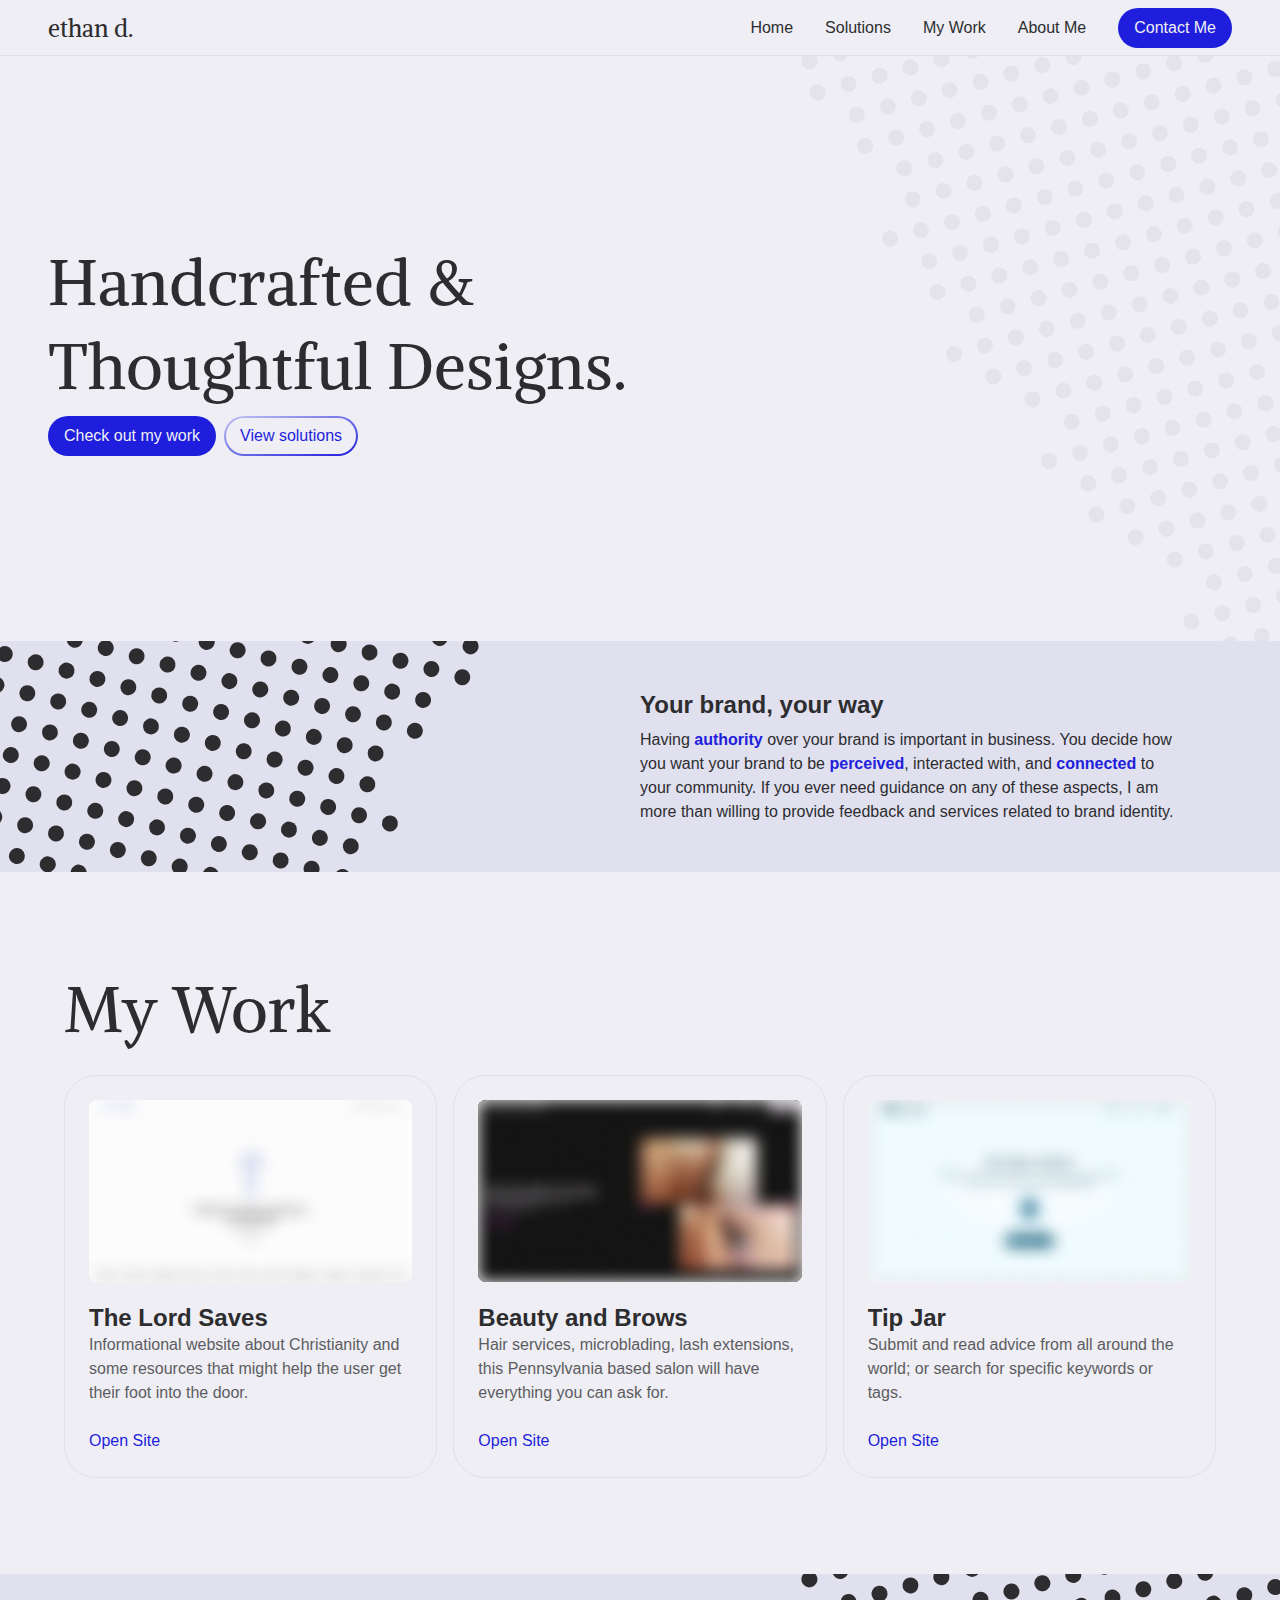
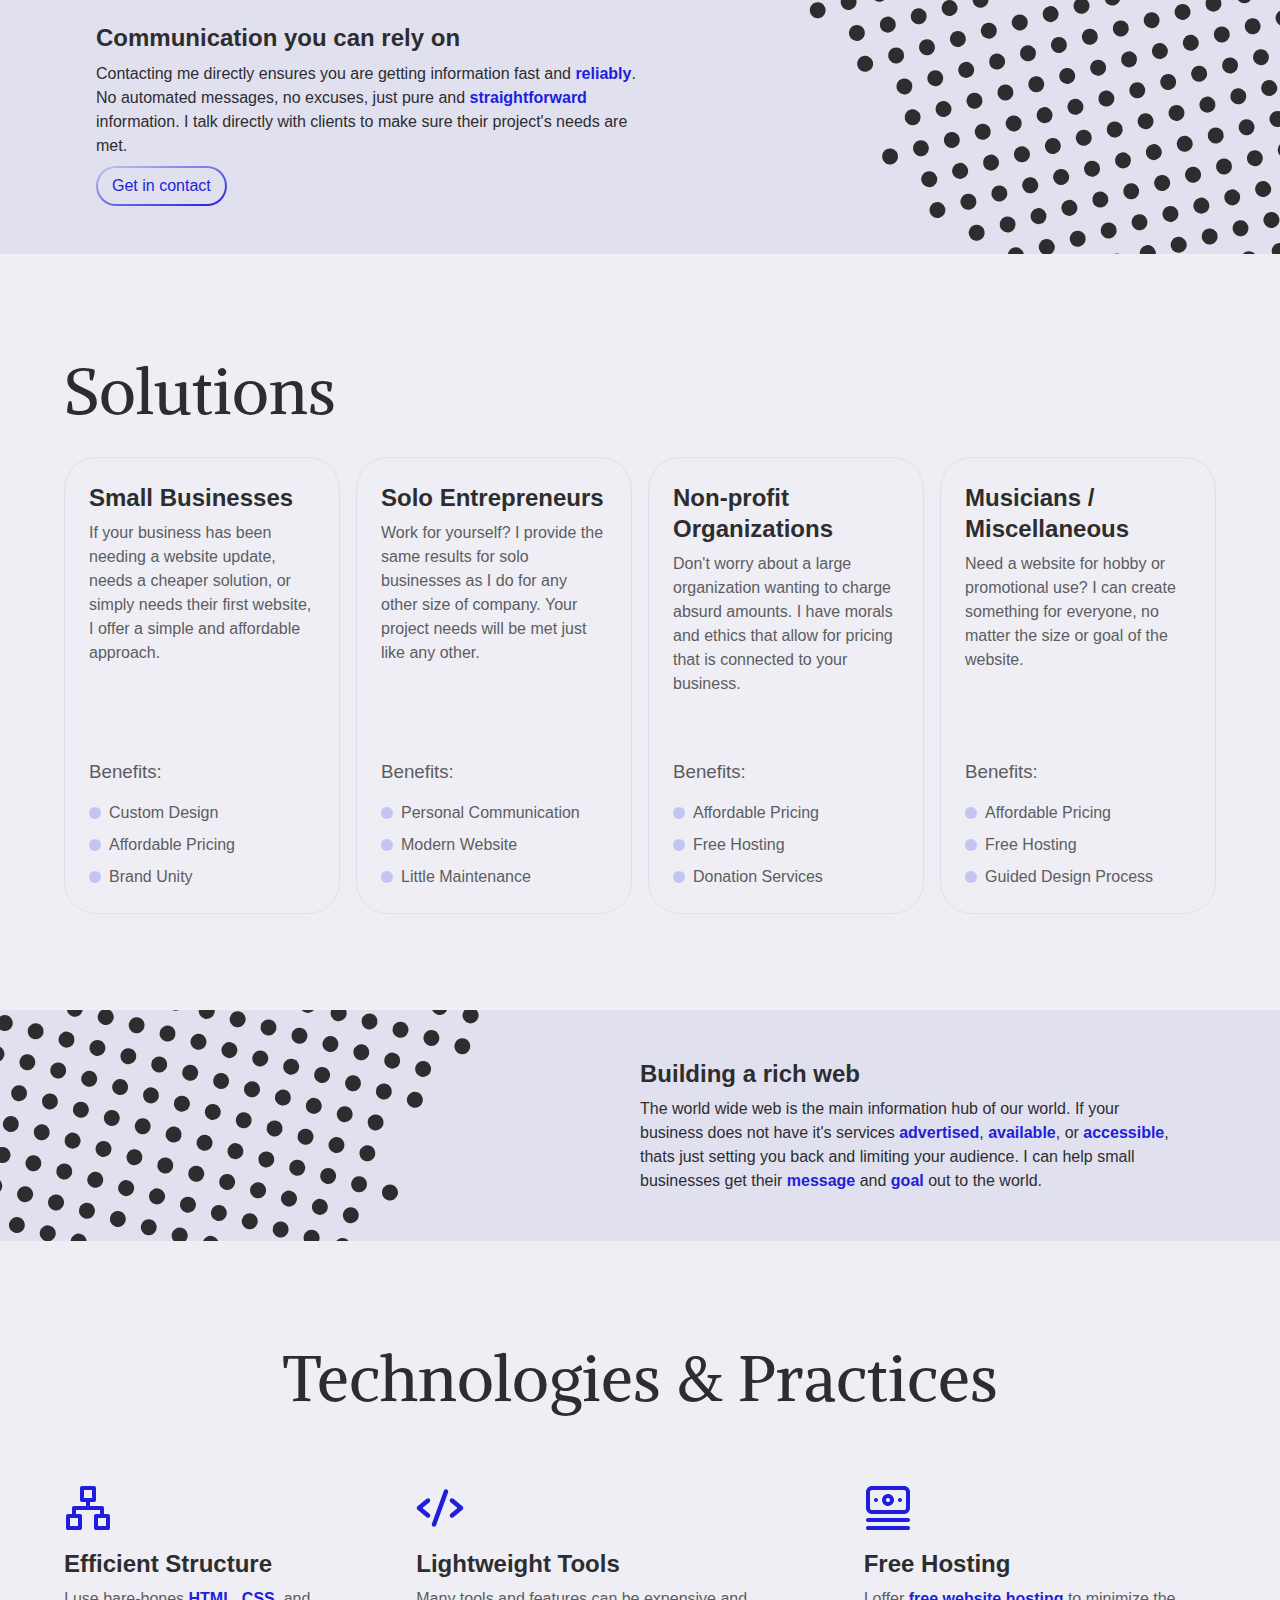
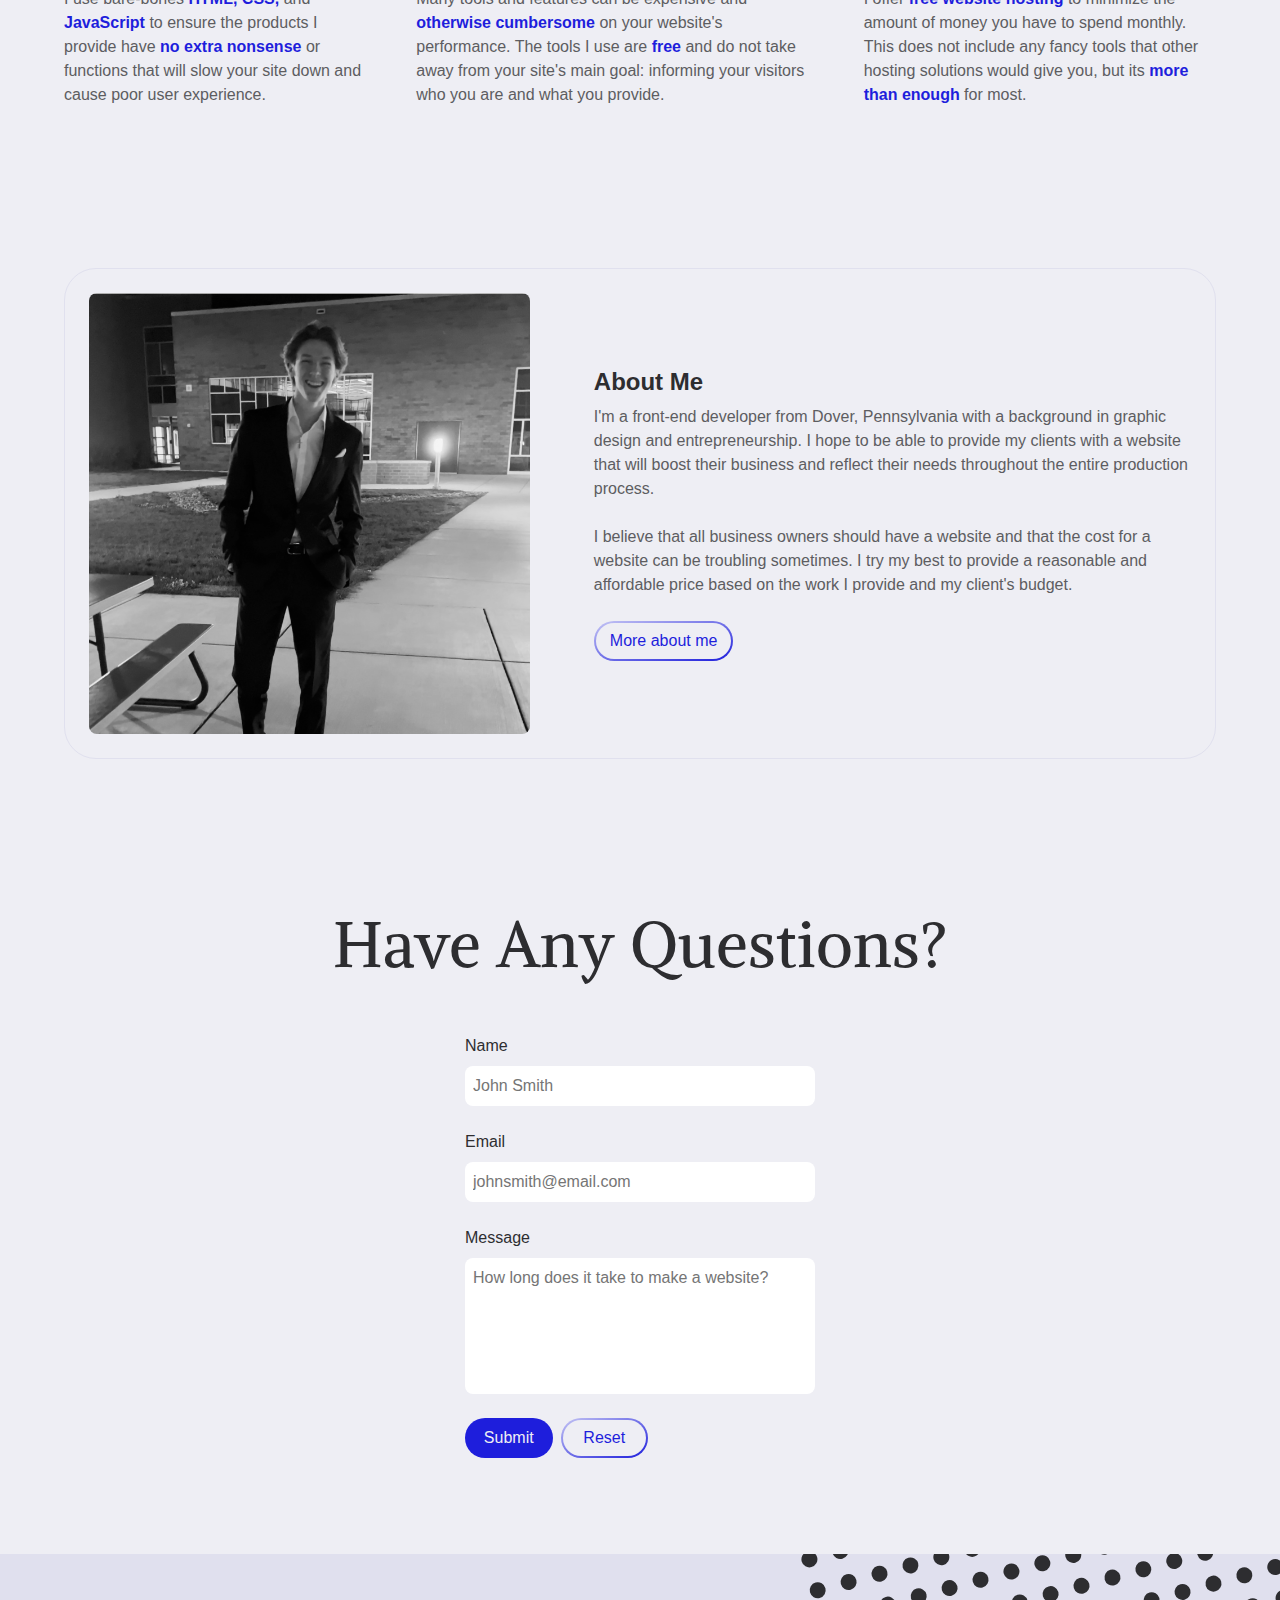
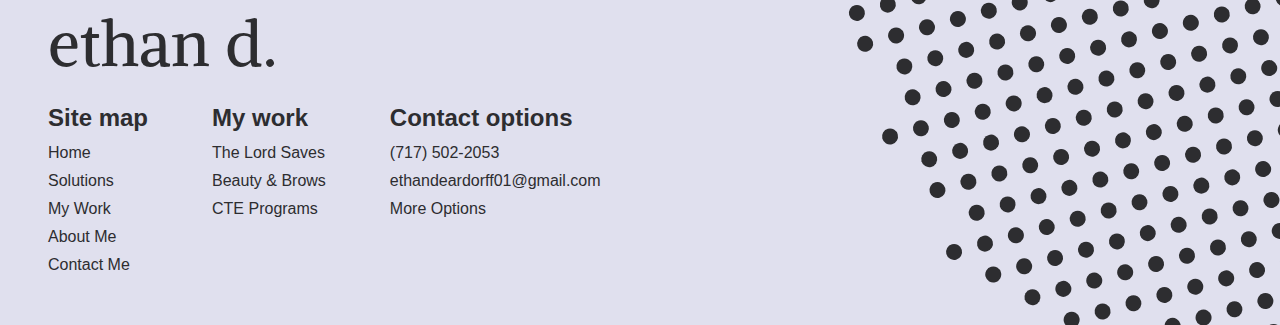
<file: index.html>
<!DOCTYPE html>
<html lang="en">

    <head>
        <meta charset="UTF-8">
        <meta name="viewport" content="width=device-width, initial-scale=1.0">
        <title>ethan d - portfolio</title>
        <meta name="description"
            content="Personalized websites that make your brand stand out; for less than market price.">
        <link rel="stylesheet" href="./style.css">
        <link rel="preconnect" href="https://fonts.googleapis.com">
        <link rel="preconnect" href="https://fonts.gstatic.com" crossorigin>
        <link href="https://fonts.googleapis.com/css2?family=Alike&display=swap" rel="stylesheet">
        <link rel="apple-touch-icon" sizes="180x180" href="/assets/icons/favicons/apple-touch-icon.png">
        <link rel="icon" type="image/png" sizes="32x32" href="/assets/icons/favicons/favicon-32x32.png">
        <link rel="icon" type="image/png" sizes="16x16" href="/assets/icons/favicons/favicon-16x16.png">
        <link rel="manifest" href="/assets/icons/favicons/site.webmanifest">
        <link rel="mask-icon" href="/assets/icons/favicons/safari-pinned-tab.svg" color="#ff0000">
        <link rel="shortcut icon" href="/assets/icons/favicons/favicon.ico">
        <meta name="apple-mobile-web-app-title" content="ethandeardorff.com">
        <meta name="application-name" content="ethandeardorff.com">
        <meta name="msapplication-TileColor" content="#ffffff">
        <meta name="msapplication-config" content="/assets/icons/favicons/browserconfig.xml">
        <meta name="theme-color" content="rgb(238, 238, 244)">
    </head>

    <body>

        <header>
            <a href="#main" class="skip-btn" aria-label="skip to main content on this page">Skip to main content</a>
            <a href="/"><span>ethan d.</span></a>
            <button class="mobile-nav-btn" tabindex="-1" aria-label="Navigation Menu Button" aria-controls="nav"
                aria-expanded="false"></button>
            <nav id="nav">
                <h1 class="title">
                    Menu
                </h1>
                <ul>
                    <li><a href="/" class="tertiary-btn" aria-label="Go to Home">Home</a></li>
                    <li><a href="/#solutions-section" class="tertiary-btn" aria-label="Go to Solutions">Solutions</a>
                    </li>
                    <li><a href="/My-Work/" class="tertiary-btn work-btn" aria-label="Go to My Work">My Work</a></li>
                    <li><a href="/About-Me/" class="tertiary-btn" aria-label="Go to About Me">About Me</a></li>
                    <li><a href="/About-Me/#contact-section" class="primary-btn" aria-label="Go to Contact Me">Contact
                            Me</a></li>
                </ul>
            </nav>
        </header>

        <main id="main">
            <section id="hero">
                <h1 class="title">
                    Handcrafted &
                    <br aria-hidden="true">
                    Thoughtful Designs.
                </h1>
                <div>
                    <a href="/My-Work/" class="primary-btn">Check out my work</a>
                    <a href="/#solutions-section" class="secondary-btn">
                        <span>View solutions</span>
                    </a>
                </div>
                <img src="/assets/icons/dots.svg">
            </section>
            <section class="info-section left">
                <img src="/assets/icons/dots.svg">
                <div>
                    <h1 class="heading">Your brand, your way</h1>
                    <p>
                        Having <strong class="blue">authority</strong> over your brand is important in business. You
                        decide
                        how
                        you
                        want your brand to be
                        <strong class="blue">perceived</strong>,
                        interacted with, and <strong class="blue">connected</strong> to your community. If you ever need
                        guidance on
                        any of these aspects, I
                        am more than
                        willing to provide feedback and services related to brand identity.
                    </p>
                </div>
            </section>
            <section id="home-work-section">
                <h1 class="title">My Work</h1>
                <div class="layout">
                    <div class="container work-container">
                        <div>
                            <figure class="img-container">
                                <img src="/assets/images/thelordsaves.jpg" alt="The Lord Saves cover image"
                                    class="img" />
                                <img src="/assets/images/thelordsaves-blur.jpg" class="img-preview">
                            </figure>
                            <div class="text">
                                <h2 class="heading">The Lord Saves</h2>
                                <p>
                                    Informational website about Christianity and some resources that might help the user
                                    get
                                    their foot into the door.
                                </p>
                            </div>
                        </div>
                        <a href="https://www.thelordsaves.net" target="_blank"
                            aria-label="open The Lord Saves in a new tab">Open Site</a>
                    </div>
                    <div class="container work-container">
                        <div>
                            <figure class="img-container">
                                <img src="/assets/images/beautyandbrows.jpg" alt="Beauty and Brows cover image"
                                    class="img" />
                                <img src="/assets/images/beautyandbrows-blur.jpg" class="img-preview">
                            </figure>
                            <div class="text">
                                <h2 class="heading">Beauty and Brows</h2>
                                <p>
                                    Hair services, microblading, lash extensions, this Pennsylvania based salon will
                                    have
                                    everything you can ask for.
                                </p>
                            </div>
                        </div>
                        <a href="https://www.beautyandbrowsbyrochelle.com/" target="_blank"
                            aria-label="open Beauty & Brows in a new tab">Open Site</a>
                    </div>
                    <div class="container work-container">
                        <div>
                            <figure class="img-container">
                                <img src="/assets/images/tipjar.jpeg" alt="Tip Jar cover image" class="img" />
                                <img src="/assets/images/tipjar-blur.jpg" class="img-preview">
                            </figure>
                            <div class="text">
                                <h2 class="heading">Tip Jar</h2>
                                <p>
                                    Submit and read advice from all around the world; or search for specific keywords or
                                    tags.
                                </p>
                            </div>
                        </div>
                        <a href="https://tip-jar-eight.vercel.app" target="_blank"
                            aria-label="open Tip Jar in a new tab">Open Site</a>
                    </div>
                </div>
                <div class="scroll-controls">
                    <button class="scroll-btn" tabindex="-1"></button>
                    <button class="scroll-btn" tabindex="-1"></button>
                    <button class="scroll-btn" tabindex="-1"></button>
                </div>
            </section>
            <section class="info-section right">
                <img src="/assets/icons/dots.svg">
                <div>
                    <h1 class="heading">Communication you can rely on</h1>
                    <p>
                        Contacting me directly ensures you are getting information fast and <strong
                            class="blue">reliably</strong>. No automated messages,
                        no excuses, just
                        pure and <strong class="blue">straightforward</strong> information. I talk directly with clients
                        to
                        make
                        sure their project's
                        needs are met.
                    </p>
                    <a href="/About-Me/#contact-section" class="secondary-btn">
                        <span>Get in contact</span>
                    </a>
                </div>
            </section>
            <section id="solutions-section">
                <h1 class="title">Solutions</h1>
                <div class="layout">
                    <div class="container">
                        <div class="text">
                            <h2 class="heading">Small Businesses</h2>
                            <p>
                                If your business has been needing a website update, needs a cheaper solution, or simply
                                needs
                                their first website, I
                                offer a simple and affordable approach.
                            </p>
                        </div>
                        <div class="benefits">
                            <h3>Benefits:</h3>
                            <ul>
                                <li>Custom Design</li>
                                <li>Affordable Pricing</li>
                                <li>Brand Unity</li>
                            </ul>
                        </div>
                    </div>
                    <div class="container">
                        <div class="text">
                            <h2 class="heading">Solo Entrepreneurs</h2>
                            <p>
                                Work for yourself? I provide the same results for solo businesses as I do for any other
                                size
                                of
                                company. Your project
                                needs will be met just like any other.
                            </p>
                        </div>
                        <div class="benefits">
                            <h3>Benefits:</h3>
                            <ul>
                                <li>Personal Communication</li>
                                <li>Modern Website</li>
                                <li>Little Maintenance</li>
                            </ul>
                        </div>
                    </div>
                    <div class="container">
                        <div class="text">
                            <h2 class="heading">Non-profit Organizations</h2>
                            <p>
                                Don't worry about a large organization wanting to charge absurd amounts. I have morals
                                and
                                ethics
                                that allow for pricing
                                that is connected to your business.
                            </p>
                        </div>
                        <div class="benefits">
                            <h3>Benefits:</h3>
                            <ul>
                                <li>Affordable Pricing</li>
                                <li>Free Hosting</li>
                                <li>Donation Services</li>
                            </ul>
                        </div>
                    </div>
                    <div class="container">
                        <div class="text">
                            <h2 class="heading">Musicians / Miscellaneous</h2>
                            <p>
                                Need a website for hobby or promotional use? I can create something for everyone, no
                                matter
                                the
                                size or goal of the
                                website.
                            </p>
                        </div>
                        <div class="benefits">
                            <h3>Benefits:</h3>
                            <ul>
                                <li>Affordable Pricing</li>
                                <li>Free Hosting</li>
                                <li>Guided Design Process</li>
                            </ul>
                        </div>
                    </div>
                </div>
                <div class="scroll-controls">
                    <button class="scroll-btn" tabindex="-1"></button>
                    <button class="scroll-btn" tabindex="-1"></button>
                    <button class="scroll-btn" tabindex="-1"></button>
                    <button class="scroll-btn" tabindex="-1"></button>
                </div>
            </section>
            <section class="info-section left">
                <img src="/assets/icons/dots.svg">
                <div>
                    <h1 class="heading">Building a rich web</h1>
                    <p>
                        The world wide web is the main information hub of our world. If your business does not have it's
                        services <strong class="blue">advertised</strong>,
                        <strong class="blue">available</strong>, or <strong class="blue">accessible</strong>, thats just
                        setting you
                        back and limiting your audience. I can help small
                        businesses get their
                        <strong class="blue">message</strong> and <strong class="blue">goal</strong> out to the world.
                    </p>
                </div>
            </section>
            <section id="technologies-section">
                <h1 class="title">Technologies & Practices</h1>
                <div class="layout">
                    <div class="hover-text-block">
                        <img src="/assets/icons/structure.svg">
                        <h2 class="heading">Efficient Structure</h2>
                        <p>
                            I use bare-bones <strong class="blue">HTML, CSS,</strong> and <strong
                                class="blue">JavaScript</strong>
                            to ensure the products I provide have <strong class="blue">no extra
                                nonsense</strong> or functions that
                            will slow your site down and cause poor user experience.
                        </p>
                    </div>
                    <div class="hover-text-block">
                        <img src="/assets/icons/code.svg">
                        <h2 class="heading">Lightweight Tools</h2>
                        <p>
                            Many tools and features can be expensive and <strong class="blue">otherwise
                                cumbersome</strong>
                            on
                            your website's performance.
                            The tools I use are
                            <strong class="blue">free</strong> and do not take away from your site's main goal:
                            informing
                            your
                            visitors who you are and
                            what you provide.
                        </p>
                    </div>
                    <div class="hover-text-block">
                        <img src="/assets/icons/money.svg">
                        <h2 class="heading">Free Hosting</h2>
                        <p>
                            I offer <strong class="blue">free website hosting</strong> to minimize the amount of money
                            you
                            have
                            to spend monthly. This
                            does
                            not include any fancy
                            tools that other hosting solutions would give you, but its <strong class="blue">more than
                                enough</strong> for most.
                        </p>
                    </div>
                </div>
                <div class="scroll-controls">
                    <button class="scroll-btn" tabindex="-1"></button>
                    <button class="scroll-btn" tabindex="-1"></button>
                    <button class="scroll-btn" tabindex="-1"></button>
                </div>
            </section>
            <section id="home-about-section">
                <div class="container">
                    <img src="/assets/images/portrait.jpg" alt="Self portrait">
                    <div class="text">
                        <h1 class="heading">About Me</h1>
                        <p>
                            I'm a front-end developer from Dover, Pennsylvania with a background in graphic design and
                            entrepreneurship. I hope to
                            be able to provide my clients with a website that will boost their business and reflect
                            their
                            needs throughout the
                            entire production process.
                            <br><br>
                            I believe that all business owners should have a website and that the cost for a website can
                            be
                            troubling sometimes. I
                            try my best to provide a reasonable and affordable price based on the work I provide and my
                            client's budget.
                        </p>
                        <a href="" class="secondary-btn">
                            <span>More about me</span>
                        </a>
                    </div>
                </div>
            </section>
            <section id="contact-form">
                <h1 class="title">Have Any Questions?</h1>
                <form action="https://formspree.io/f/mleqedjw" method="post">
                    <div>
                        <label for="form-name">Name</label>
                        <input id="form-name" type="text" name="_subject" placeholder="John Smith"
                            aria-placeholder="Name input field" required aria-required="true">
                    </div>
                    <div>
                        <label for="form-email">Email</label>
                        <input id="form-email" type="email" name="_replyto" placeholder="johnsmith@email.com"
                            aria-placeholder="Email input field" required aria-required="true">
                    </div>
                    <div>
                        <label for="form-message">Message</label>
                        <textarea id="form-message" name="message" rows="5"
                            placeholder="How long does it take to make a website?"
                            aria-placeholder="Message input field" required aria-required="true"></textarea>
                    </div>
                    <div class="buttons">
                        <button type="submit" class="primary-btn" aria-label="Submit form">Submit</button>
                        <button type="reset" class="secondary-btn" aria-label="Reset form">
                            <span>Reset</span>
                        </button>
                    </div>
                </form>
            </section>
        </main>

        <footer>
            <h1 class="title">ethan d.</h1>
            <div class="links">
                <div>
                    <h2 class="heading">Site map</h2>
                    <ul>
                        <li>
                            <a href="/" class="tertiary-btn">Home</a>
                        </li>
                        <li>
                            <a href="/#solutions-section" class="tertiary-btn">Solutions</a>
                        </li>
                        <li>
                            <a href="/My-Work/" class="tertiary-btn">My Work</a>
                        </li>
                        <li>
                            <a href="/About-Me/" class="tertiary-btn">About Me</a>
                        </li>
                        <li>
                            <a href="/About-Me/#contact-section" class="tertiary-btn">Contact Me</a>
                        </li>
                    </ul>
                </div>
                <div>
                    <h2 class="heading">My work</h2>
                    <ul>
                        <li>
                            <a href="https://www.thelordsaves.net" target="_blank" class="tertiary-btn"
                                aria-label="open The Lord Saves in a new tab">The Lord Saves</a>
                        </li>
                        <li>
                            <a href="https://www.beautyandbrowsbyrochelle.com/" class="tertiary-btn" target="_blank"
                                aria-label="open Beauty & Brows in a new tab">Beauty & Brows</a>
                        </li>
                        <li>
                            <a href="https://dover-skills-usa.github.io/Dover-Skills-USA/" class="tertiary-btn"
                                target="_blank" aria-label="open CTE Programs in a new tab">CTE Programs</a>
                        </li>
                    </ul>
                </div>
                <div>
                    <h2 class="heading">Contact options</h2>
                    <ul>
                        <li>
                            <a href="sms:7175022053" class="tertiary-btn">(717) 502-2053</a>
                        </li>
                        <li>
                            <a href="mailto:ethandeardorff01@gmail.com"
                                class="tertiary-btn">ethandeardorff01@gmail.com</a>
                        </li>
                        <li>
                            <a href="/About-Me/#contact-section" class="tertiary-btn">More Options</a>
                        </li>
                    </ul>
                </div>
            </div>
            <img src="/assets/icons/dots.svg">
        </footer>

        <script src="/script.js"></script>
    </body>

</html>
</file>
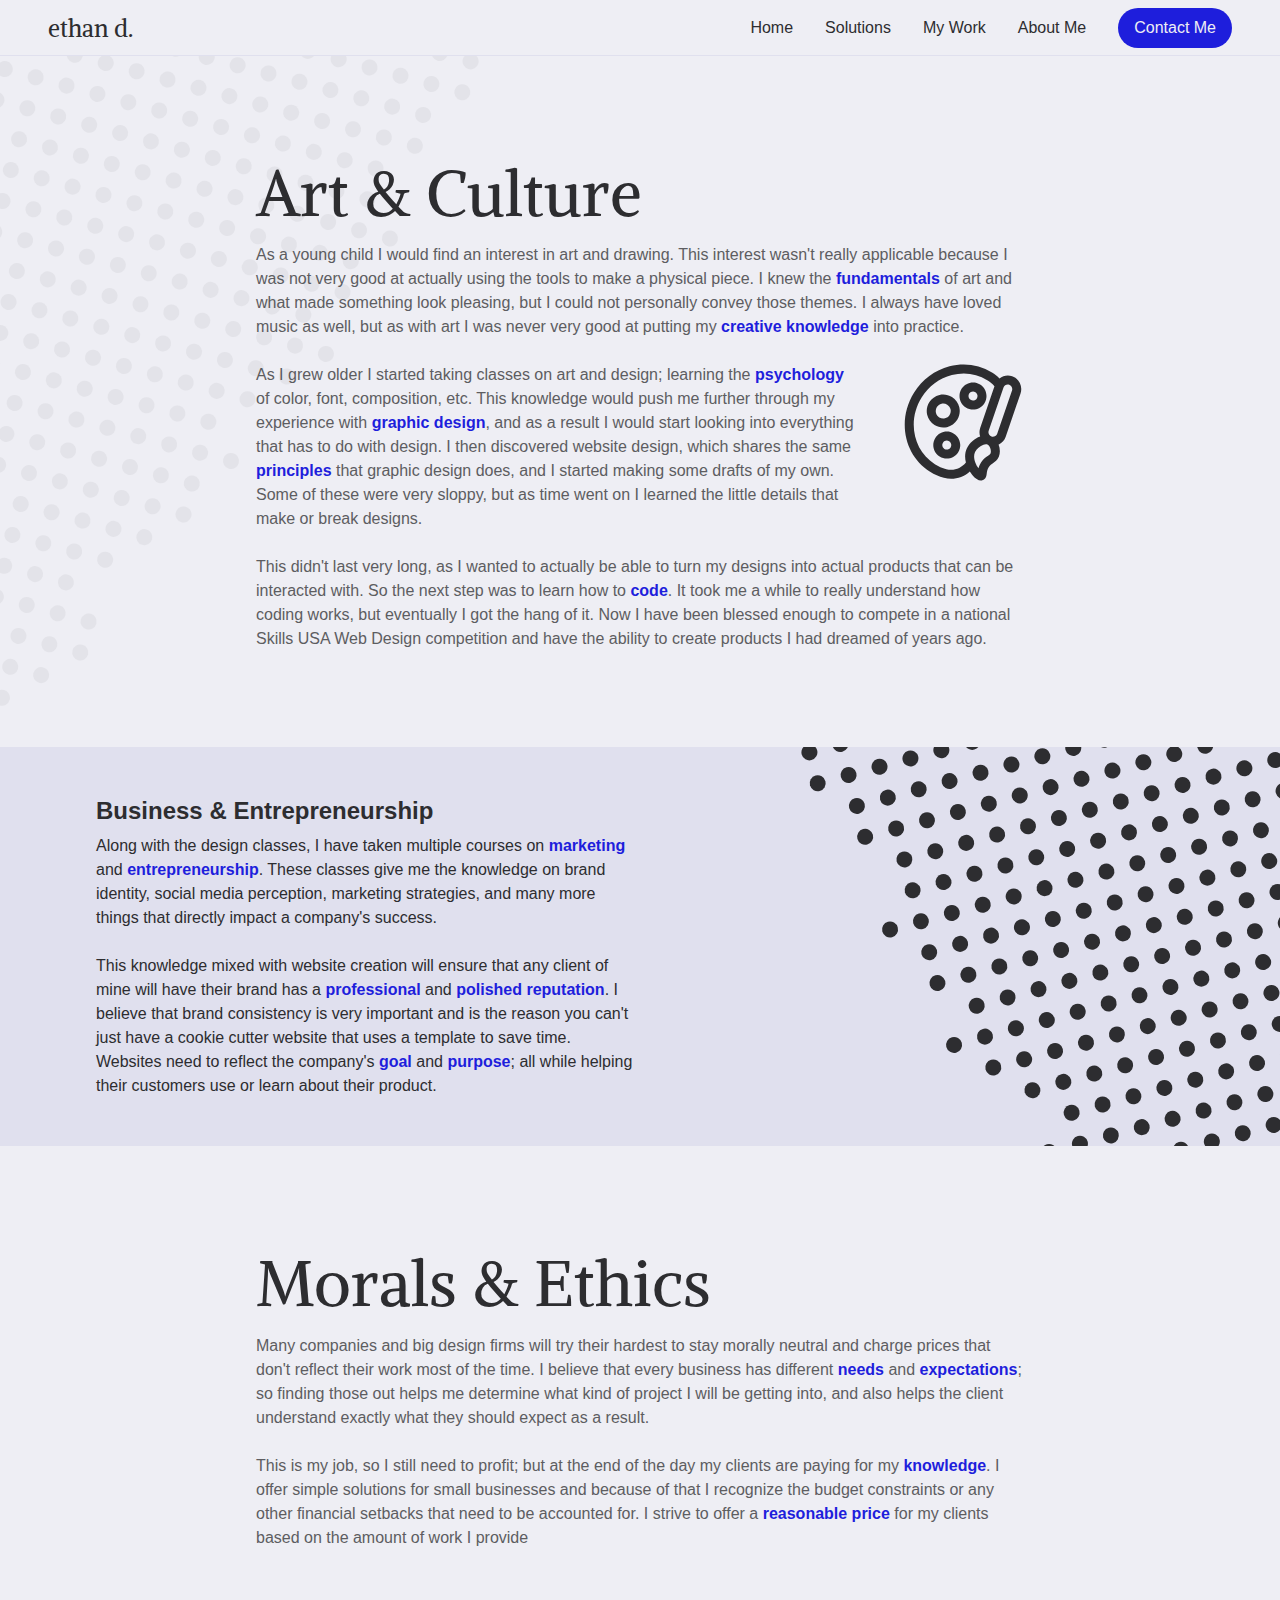
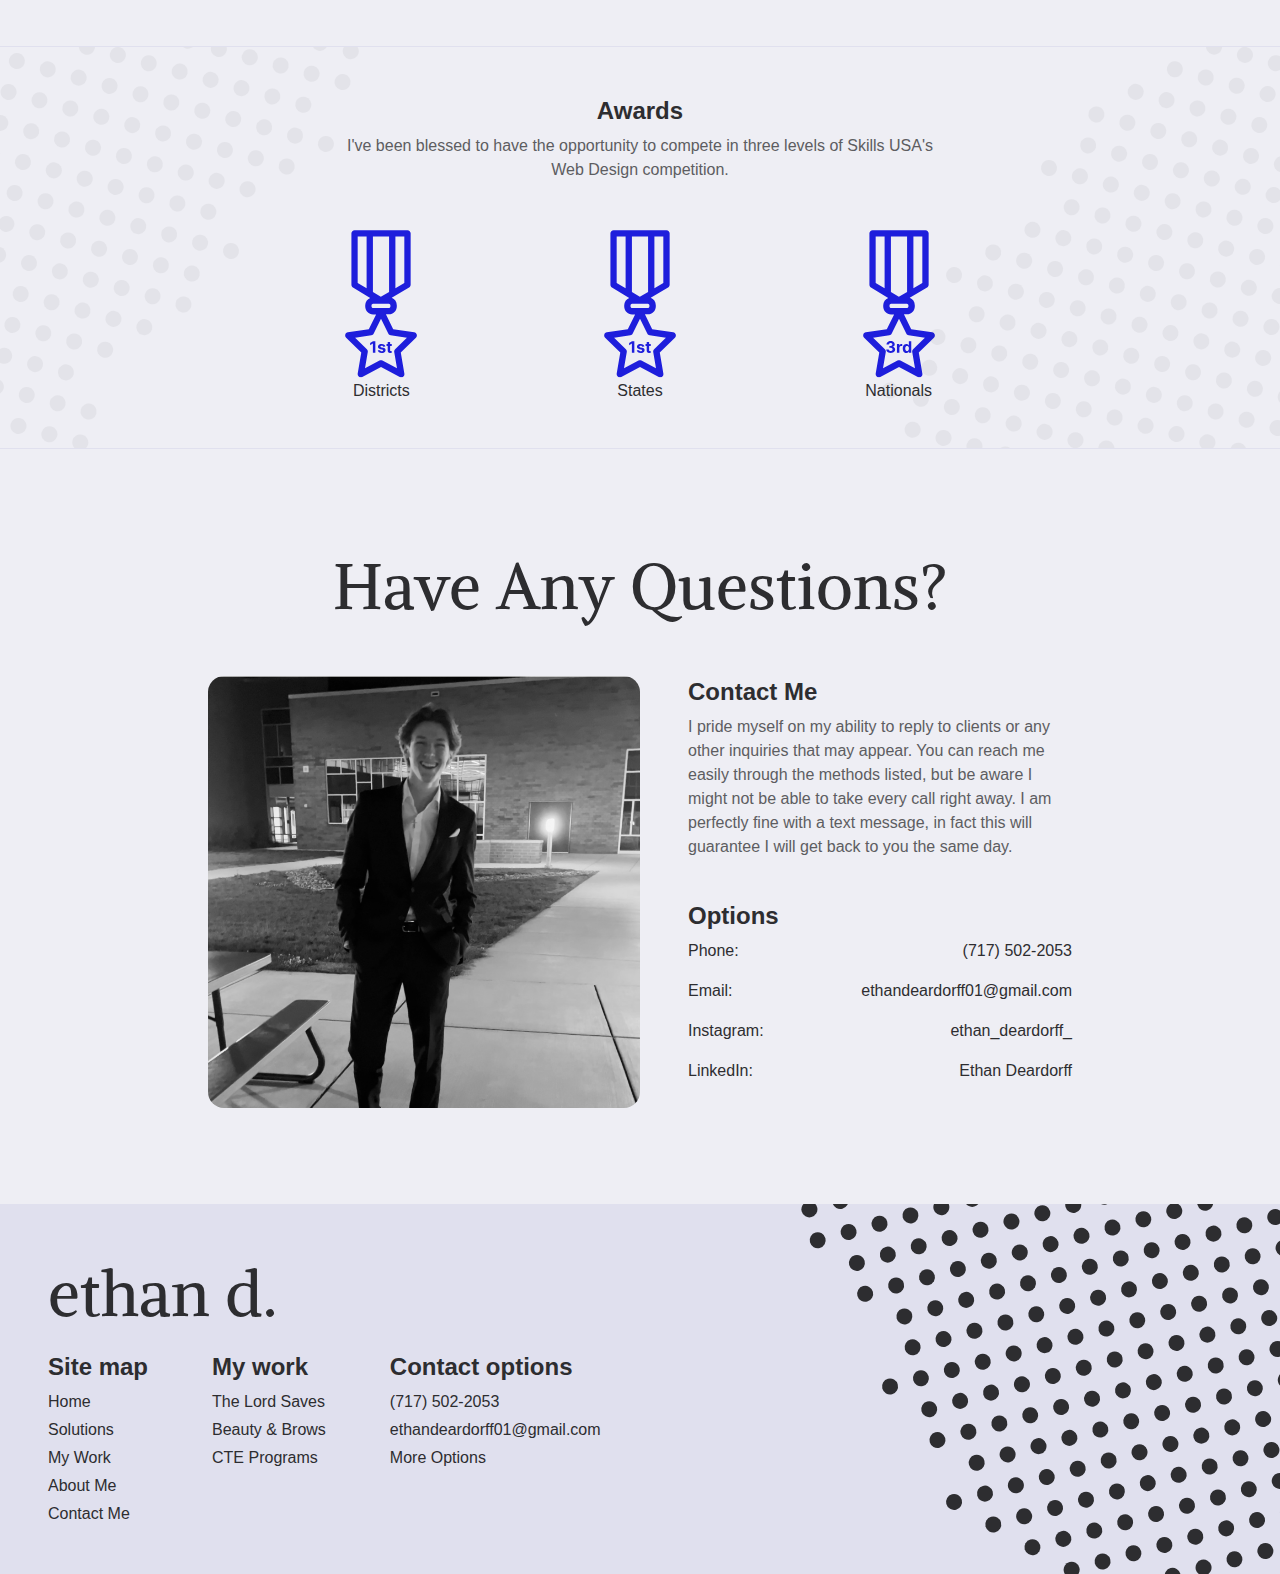
<file: About-Me/index.html>
<!DOCTYPE html>
<html lang="en">

<head>
    <meta charset="UTF-8">
    <meta name="viewport" content="width=device-width, initial-scale=1.0">
    <title>ethan d - portfolio</title>
    <meta name="description"
        content="Personalized websites that make your brand stand out; for less than market price.">
    <link rel="stylesheet" href="/style.css">
    <link rel="preconnect" href="https://fonts.googleapis.com">
    <link rel="preconnect" href="https://fonts.gstatic.com" crossorigin>
    <link href="https://fonts.googleapis.com/css2?family=Alike&display=swap" rel="stylesheet">
    <link rel="apple-touch-icon" sizes="180x180" href="/assets/icons/favicons/apple-touch-icon.png">
    <link rel="icon" type="image/png" sizes="32x32" href="/assets/icons/favicons/favicon-32x32.png">
    <link rel="icon" type="image/png" sizes="16x16" href="/assets/icons/favicons/favicon-16x16.png">
    <link rel="manifest" href="/assets/icons/favicons/site.webmanifest">
    <link rel="mask-icon" href="/assets/icons/favicons/safari-pinned-tab.svg" color="#ff0000">
    <link rel="shortcut icon" href="/assets/icons/favicons/favicon.ico">
    <meta name="apple-mobile-web-app-title" content="ethandeardorff.com">
    <meta name="application-name" content="ethandeardorff.com">
    <meta name="msapplication-TileColor" content="#ffffff">
    <meta name="msapplication-config" content="/assets/icons/favicons/browserconfig.xml">
    <meta name="theme-color" content="rgb(238, 238, 244)">
</head>

<body>

    <header>
        <a href="#main" class="skip-btn" aria-label="skip to main content on this page">Skip to main content</a>
        <a href="/"><span>ethan d.</span></a>
        <button class="mobile-nav-btn" tabindex="-1" aria-label="Navigation Menu Button" aria-controls="nav"
            aria-expanded="false"></button>
        <nav id="nav">
            <h1 class="title">
                Menu
            </h1>
            <ul>
                <li><a href="/" class="tertiary-btn" aria-label="Go to Home">Home</a></li>
                <li><a href="/#solutions-section" class="tertiary-btn" aria-label="Go to Solutions">Solutions</a></li>
                <li><a href="/My-Work/" class="tertiary-btn work-btn" aria-label="Go to My Work">My Work</a></li>
                <li><a href="/About-Me/" class="tertiary-btn" aria-label="Go to About Me">About Me</a></li>
                <li><a href="/About-Me/#contact-section" class="primary-btn" aria-label="Go to Contact Me">Contact
                        Me</a></li>
            </ul>
        </nav>
    </header>

    <main id="main">
        <section id="art-and-culture" style="margin-top: 56px;">
            <img class="dots" src="/assets/icons/dots.svg">
            <h1 class="title">Art & Culture</h1>
            <p>
                As a young child I would find an interest in art and drawing. This interest wasn't really applicable
                because I was not
                very good at actually using the tools to make a physical piece. I knew the <strong
                    class="blue">fundamentals</strong> of art and what
                made something
                look pleasing, but I could not personally convey those themes. I always have loved music as well, but as
                with art I was
                never very good at putting my <strong class="blue">creative knowledge</strong> into
                practice.
                <br>
                <br>
                <img class="float-right" src="/assets/icons/palette.svg">
                As I grew older I started taking classes on art and design; learning the <strong
                    class="blue">psychology</strong> of color, font,
                composition, etc.
                This knowledge would push me further through my experience with <strong class="blue">graphic
                    design</strong>, and as a result I would
                start looking
                into everything that has to do with design. I then discovered website design, which shares the same
                <strong class="blue">principles</strong> that
                graphic design does, and I started making some drafts of my own. Some of these were very sloppy, but as
                time went on I
                learned the little details that make or break designs.
                <br>
                <br>
                This didn't last very long, as I wanted to actually be able to turn my designs into actual products that
                can be
                interacted with. So the next step was to learn how to <strong class="blue">code</strong>. It took me a
                while
                to really understand how
                coding works,
                but eventually I got the hang of it. Now I have been blessed enough to compete in a national Skills USA
                Web Design
                competition and have the ability to create products I had dreamed of years ago.
            </p>
        </section>
        <section class="info-section right">
            <img src="/assets/icons/dots.svg">
            <div>
                <h1 class="heading">Business & Entrepreneurship</h1>
                <p>
                    Along with the design classes, I have taken multiple courses on <strong
                        class="blue">marketing</strong>
                    and <strong class="blue">entrepreneurship</strong>.
                    These classes give me
                    the knowledge on brand identity, social media perception, marketing strategies, and many more things
                    that directly
                    impact a company's success.
                    <br>
                    <br>
                    This knowledge mixed with website creation will ensure that any client of mine will have their brand
                    has a <strong class="blue">professional</strong>
                    and <strong class="blue">polished reputation</strong>. I believe that brand consistency is very
                    important and is the reason you
                    can't just have a
                    cookie cutter website that uses a template to save time. Websites need to reflect the company's
                    <strong class="blue">goal</strong>
                    and <strong class="blue">purpose</strong>; all
                    while helping their customers use or learn about their product.
                </p>
            </div>
        </section>
        <section id="morals-and-ethics">
            <h1 class="title">Morals & Ethics</h1>
            <p>
                Many companies and big design firms will try their hardest to stay morally neutral and charge prices
                that don't
                reflect their work most of the time. I believe that every business has different <strong
                    class="blue">needs</strong> and <strong class="blue">expectations</strong>;
                so finding
                those out helps me determine what kind of project I will be getting into, and also helps the client
                understand exactly
                what they should expect as a result.
                <br>
                <br>
                This is my job, so I still need to profit; but at the end of the day my clients are paying for my
                <strong class="blue">knowledge</strong>. I offer
                simple solutions for small businesses and because of that I recognize the budget constraints or any
                other financial
                setbacks that need to be accounted for. I strive to offer a <strong class="blue">reasonable
                    price</strong>
                for my clients based on the
                amount of work
                I provide
            </p>
        </section>
        <section id="awards">
            <img src="/assets/icons/dots.svg" class="dots">
            <div class="text">
                <h1 class="heading">Awards</h1>
                <p>
                    I've been blessed to have the opportunity to compete in three levels of Skills USA's Web Design
                    competition.
                </p>
            </div>
            <div class="award-icons">
                <figure>
                    <img src="/assets/icons/award-first.svg"
                        alt="First place medal for Skills USA District competition">
                    <figcaption>Districts</figcaption>
                </figure>
                <figure>
                    <img src="/assets/icons/award-first.svg" alt="First place medal for Skills USA State competition">
                    <figcaption>States</figcaption>
                </figure>
                <figure>
                    <img src="/assets/icons/award-third.svg"
                        alt="Third place medal for Skills USA National competition">
                    <figcaption>Nationals</figcaption>
                </figure>
            </div>
            <img src="/assets/icons/dots.svg" class="dots">
        </section>
        <section id="contact-section">
            <h1 class="title">Have Any Questions?</h1>
            <div>
                <img src="/assets/images/portrait.jpg" alt="Self portrait">
                <div class="text">
                    <div class="hover-text-block">
                        <h2 class="heading">Contact Me</h2>
                        <p>
                            I pride myself on my ability to reply to clients or any other inquiries that may appear. You
                            can reach me easily through
                            the methods listed, but be aware I might not be able to take every call right away. I am
                            perfectly fine with a text
                            message, in fact this will guarantee I will get back to you the same day.
                        </p>
                    </div>
                    <div class="hover-text-block">
                        <h2 class="heading">Options</h2>
                        <ul>
                            <li>
                                Phone:
                                <a href="sms:7175022053" aria-label="Send message to (717) 502-2053"
                                    class="tertiary-btn">(717) 502-2053</a>
                            </li>
                            <li>
                                Email:
                                <a href="mailto:ethandeardorff01@gmail.com" class="tertiary-btn"
                                    aria-label="Send email to ethandeardorff01@gmail.com">ethandeardorff01@gmail.com</a>
                            </li>
                            <li>
                                Instagram:
                                <a href="https://www.instagram.com/ethan_deardorff_/" target="_blank"
                                    aria-label="Open Instagram in a new tab" class="tertiary-btn">ethan_deardorff_</a>
                            </li>
                            <li>
                                LinkedIn:
                                <a href="https://www.linkedin.com/in/ethan-deardorff-830681233/" target="_blank"
                                    aria-label="Open LinkedIn in a new tab" class="tertiary-btn">Ethan Deardorff</a>
                            </li>
                        </ul>
                    </div>
                </div>
            </div>
        </section>
    </main>

    <footer>
        <h1 class="title">ethan d.</h1>
        <div class="links">
            <div>
                <h2 class="heading">Site map</h2>
                <ul>
                    <li>
                        <a href="/" class="tertiary-btn">Home</a>
                    </li>
                    <li>
                        <a href="/#solutions-section" class="tertiary-btn">Solutions</a>
                    </li>
                    <li>
                        <a href="/My-Work/" class="tertiary-btn">My Work</a>
                    </li>
                    <li>
                        <a href="/About-Me/" class="tertiary-btn">About Me</a>
                    </li>
                    <li>
                        <a href="/About-Me/#contact-section" class="tertiary-btn">Contact Me</a>
                    </li>
                </ul>
            </div>
            <div>
                <h2 class="heading">My work</h2>
                <ul>
                    <li>
                        <a href="https://www.thelordsaves.net" target="_blank" class="tertiary-btn"
                            aria-label="open The Lord Saves in a new tab">The Lord Saves</a>
                    </li>
                    <li>
                        <a href="https://www.beautyandbrowsbyrochelle.com/" class="tertiary-btn" target="_blank"
                            aria-label="open Beauty & Brows in a new tab">Beauty & Brows</a>
                    </li>
                    <li>
                        <a href="https://dover-skills-usa.github.io/Dover-Skills-USA/" class="tertiary-btn"
                            target="_blank" aria-label="open CTE Programs in a new tab">CTE Programs</a>
                    </li>
                </ul>
            </div>
            <div>
                <h2 class="heading">Contact options</h2>
                <ul>
                    <li>
                        <a href="sms:7175022053" class="tertiary-btn">(717) 502-2053</a>
                    </li>
                    <li>
                        <a href="mailto:ethandeardorff01@gmail.com" class="tertiary-btn">ethandeardorff01@gmail.com</a>
                    </li>
                    <li>
                        <a href="/About-Me/#contact-section" class="tertiary-btn">More Options</a>
                    </li>
                </ul>
            </div>
        </div>
        <img src="/assets/icons/dots.svg">
    </footer>

    <script src="/script.js"></script>
</body>

</html>
</file>
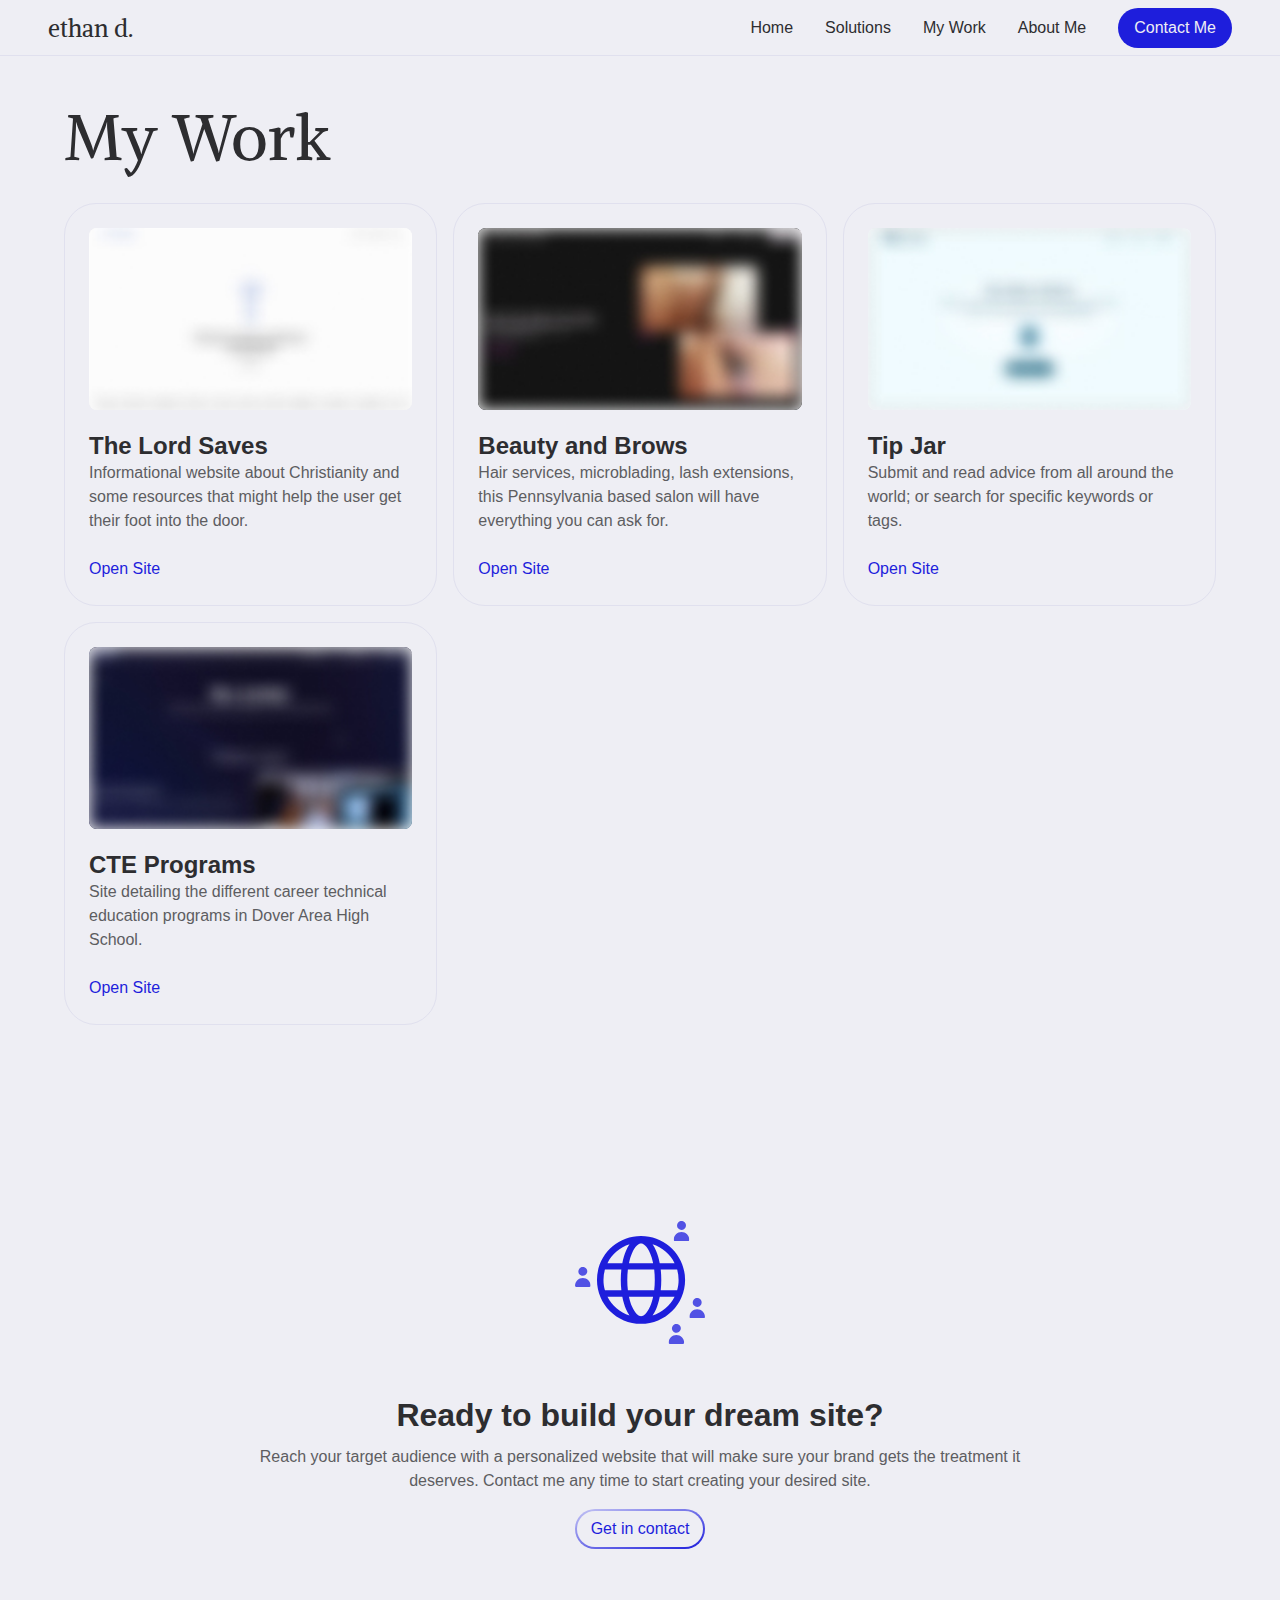
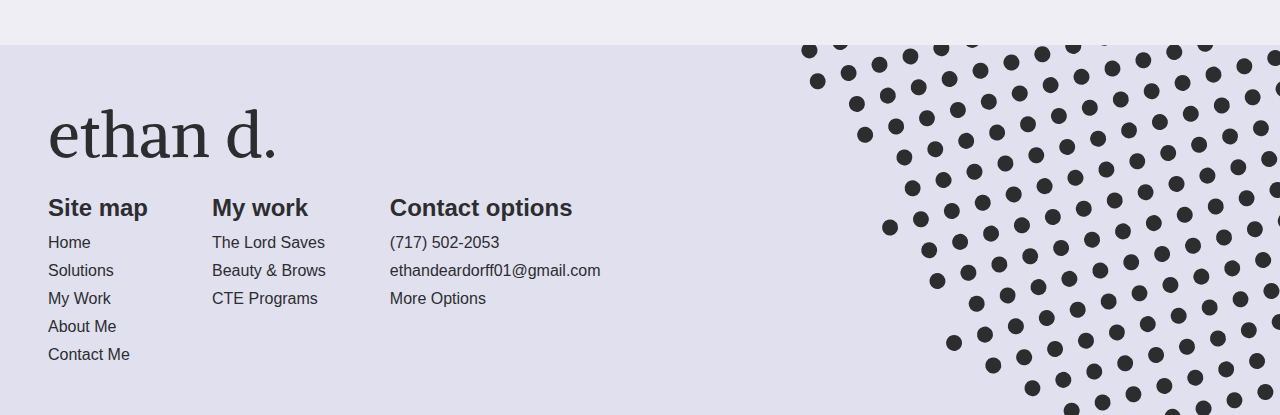
<file: My-Work/index.html>
<!DOCTYPE html>
<html lang="en">

    <head>
        <meta charset="UTF-8">
        <meta name="viewport" content="width=device-width, initial-scale=1.0">
        <title>ethan d - portfolio</title>
        <meta name="description"
            content="Personalized websites that make your brand stand out; for less than market price.">
        <link rel="stylesheet" href="/style.css">
        <link rel="preconnect" href="https://fonts.googleapis.com">
        <link rel="preconnect" href="https://fonts.gstatic.com" crossorigin>
        <link href="https://fonts.googleapis.com/css2?family=Alike&display=swap" rel="stylesheet">
        <link rel="apple-touch-icon" sizes="180x180" href="/assets/icons/favicons/apple-touch-icon.png">
        <link rel="icon" type="image/png" sizes="32x32" href="/assets/icons/favicons/favicon-32x32.png">
        <link rel="icon" type="image/png" sizes="16x16" href="/assets/icons/favicons/favicon-16x16.png">
        <link rel="manifest" href="/assets/icons/favicons/site.webmanifest">
        <link rel="mask-icon" href="/assets/icons/favicons/safari-pinned-tab.svg" color="#ff0000">
        <link rel="shortcut icon" href="/assets/icons/favicons/favicon.ico">
        <meta name="apple-mobile-web-app-title" content="ethandeardorff.com">
        <meta name="application-name" content="ethandeardorff.com">
        <meta name="msapplication-TileColor" content="#ffffff">
        <meta name="msapplication-config" content="/assets/icons/favicons/browserconfig.xml">
        <meta name="theme-color" content="rgb(238, 238, 244)">
    </head>

    <body>

        <header>
            <a href="#main" class="skip-btn" aria-label="skip to main content on this page">Skip to main content</a>
            <a href="/"><span>ethan d.</span></a>
            <button class="mobile-nav-btn" tabindex="-1" aria-label="Navigation Menu Button" aria-controls="nav"
                aria-expanded="false"></button>
            <nav id="nav">
                <h1 class="title">
                    Menu
                </h1>
                <ul>
                    <li><a href="/" class="tertiary-btn" aria-label="Go to Home">Home</a></li>
                    <li><a href="/#solutions-section" class="tertiary-btn" aria-label="Go to Solutions">Solutions</a>
                    </li>
                    <li><a href="/My-Work/" class="tertiary-btn work-btn" aria-label="Go to My Work">My Work</a></li>
                    <li><a href="/About-Me/" class="tertiary-btn" aria-label="Go to About Me">About Me</a></li>
                    <li><a href="/About-Me/#contact-section" class="primary-btn" aria-label="Go to Contact Me">Contact
                            Me</a></li>
                </ul>
            </nav>
        </header>

        <main id="main">
            <section id="work-section"">
            <h1 class=" title">My Work</h1>
                <div class="layout">
                    <div class="container work-container">
                        <div>
                            <figure class="img-container">
                                <img src="/assets/images/thelordsaves.jpg" alt="The Lord Saves cover image"
                                    class="img" />
                                <img src="/assets/images/thelordsaves-blur.jpg" class="img-preview">
                            </figure>
                            <div class="text">
                                <h2 class="heading">The Lord Saves</h2>
                                <p>
                                    Informational website about Christianity and some resources that might help the user
                                    get
                                    their foot into the door.
                                </p>
                            </div>
                        </div>
                        <a href="https://www.thelordsaves.net" target="_blank"
                            aria-label="open The Lord Saves in a new tab">Open Site</a>
                    </div>
                    <div class="container work-container">
                        <div>
                            <figure class="img-container">
                                <img src="/assets/images/beautyandbrows.jpg" alt="Beauty and Brows cover image"
                                    class="img" />
                                <img src="/assets/images/beautyandbrows-blur.jpg" class="img-preview">
                            </figure>
                            <div class="text">
                                <h2 class="heading">Beauty and Brows</h2>
                                <p>
                                    Hair services, microblading, lash extensions, this Pennsylvania based salon will
                                    have
                                    everything you can ask for.
                                </p>
                            </div>
                        </div>
                        <a href="https://www.beautyandbrowsbyrochelle.com/" target="_blank"
                            aria-label="open Beauty & Brows in a new tab">Open Site</a>
                    </div>
                    <div class="container work-container">
                        <div>
                            <figure class="img-container">
                                <img src="/assets/images/tipjar.jpeg" alt="Tip Jar cover image" class="img" />
                                <img src="/assets/images/tipjar-blur.jpg" class="img-preview">
                            </figure>
                            <div class="text">
                                <h2 class="heading">Tip Jar</h2>
                                <p>
                                    Submit and read advice from all around the world; or search for specific keywords or
                                    tags.
                                </p>
                            </div>
                        </div>
                        <a href="https://tip-jar-eight.vercel.app" target="_blank"
                            aria-label="open Tip Jar in a new tab">Open Site</a>
                    </div>
                    <div class="container work-container">
                        <div>
                            <figure class="img-container">
                                <img src="/assets/images/cteprograms.jpg" alt="CTE Programs cover image" class="img" />
                                <img src="/assets/images/cteprograms-blur.jpg" class="img-preview">
                            </figure>
                            <div class="text">
                                <h2 class="heading">CTE Programs</h2>
                                <p>
                                    Site detailing the different career technical education programs in Dover Area High
                                    School.
                                </p>
                            </div>
                        </div>
                        <a href="https://dover-skills-usa.github.io/Dover-Skills-USA/" target="_blank"
                            aria-label="open CTE Programs in a new tab">Open Site</a>
                    </div>
                </div>
            </section>
            <section id="work-contact-section">
                <img src="/assets/icons/globe.svg">
                <div>
                    <h1>Ready to build your dream site?</h1>
                    <p>
                        Reach your target audience with a personalized website that will make sure your brand gets the
                        treatment it deserves.
                        Contact me any time to start creating your desired site.
                    </p>
                    <a href="/About-Me/#contact-section" class="secondary-btn">
                        <span>Get in contact</span>
                    </a>
                </div>
            </section>
        </main>

        <footer>
            <h1 class="title">ethan d.</h1>
            <div class="links">
                <div>
                    <h2 class="heading">Site map</h2>
                    <ul>
                        <li>
                            <a href="/" class="tertiary-btn">Home</a>
                        </li>
                        <li>
                            <a href="/#solutions-section" class="tertiary-btn">Solutions</a>
                        </li>
                        <li>
                            <a href="/My-Work/" class="tertiary-btn">My Work</a>
                        </li>
                        <li>
                            <a href="/About-Me/" class="tertiary-btn">About Me</a>
                        </li>
                        <li>
                            <a href="/About-Me/#contact-section" class="tertiary-btn">Contact Me</a>
                        </li>
                    </ul>
                </div>
                <div>
                    <h2 class="heading">My work</h2>
                    <ul>
                        <li>
                            <a href="https://www.thelordsaves.net" target="_blank" class="tertiary-btn"
                                aria-label="open The Lord Saves in a new tab">The Lord Saves</a>
                        </li>
                        <li>
                            <a href="https://www.beautyandbrowsbyrochelle.com/" class="tertiary-btn" target="_blank"
                                aria-label="open Beauty & Brows in a new tab">Beauty & Brows</a>
                        </li>
                        <li>
                            <a href="https://dover-skills-usa.github.io/Dover-Skills-USA/" class="tertiary-btn"
                                target="_blank" aria-label="open CTE Programs in a new tab">CTE Programs</a>
                        </li>
                    </ul>
                </div>
                <div>
                    <h2 class="heading">Contact options</h2>
                    <ul>
                        <li>
                            <a href="sms:7175022053" class="tertiary-btn">(717) 502-2053</a>
                        </li>
                        <li>
                            <a href="mailto:ethandeardorff01@gmail.com"
                                class="tertiary-btn">ethandeardorff01@gmail.com</a>
                        </li>
                        <li>
                            <a href="/About-Me/#contact-section" class="tertiary-btn">More Options</a>
                        </li>
                    </ul>
                </div>
            </div>
            <img src="/assets/icons/dots.svg">
        </footer>

        <script src="/script.js"></script>
    </body>

</html>
</file>
<file: style.css>
/********************************************** Variables & Defaults **********************************************/
:root {
    --color-white: rgb(238, 238, 244);
    --color-black-100: rgb(45, 45, 48);
    --color-black-75: rgb(93, 93, 97);
    --color-black-50: rgb(137, 137, 139);
    --color-black-25: rgb(224, 224, 238);
    --color-blue-100: rgb(30, 30, 220);
    --color-blue-75: rgb(82, 82, 228);
    --color-blue-20: rgb(196, 196, 244);

    --padding-xsmall: 1rem;
    --padding-small: 1.5rem;
    --padding-medium: 3rem;
    --padding-large: 4rem;
    --padding-xlarge: 6rem;
}

html,
body,
main {
    background: var(--color-white);
    overflow-x: hidden;

    &.no-scroll {
        overflow-y: hidden;
        touch-action: none;
    }

    @media (prefers-reduced-motion: no-preference) {
        scroll-behavior: smooth;
    }
}

* {
    margin: 0;
    box-sizing: border-box;
    color: var(--color-black-100);
    font-family: Arial, Helvetica, sans-serif;
}

h1,
h2,
h3,
h4,
h5,
h6 {
    line-height: 1.3;
}

p,
label,
span,
input,
textarea,
button,
a,
li {
    font-size: 1rem;
    line-height: 1.5;
}

img {
    -webkit-user-drag: none;
    pointer-events: none;
}

strong {
    background-color: transparent;
}



/********************************************** Buttons **********************************************/
.primary-btn {
    display: flex;
    align-items: center;
    width: max-content;
    justify-content: center;
    background: var(--color-blue-100);
    color: var(--color-white);
    border: none;
    border-radius: 5em;
    padding: 0.5em 1em;
    cursor: pointer;
    text-decoration: none;

    transition: background 0.1s ease-in-out;
    -webkit-transition: background 0.1s ease-in-out;
    -moz-transition: background 0.1s ease-in-out;
    -ms-transition: background 0.1s ease-in-out;
    -o-transition: background 0.1s ease-in-out;

    &:hover,
    &:focus,
    &.active {
        background: var(--color-blue-75);
    }
}

.secondary-btn {
    display: flex;
    align-items: center;
    justify-content: center;
    text-decoration: none;
    width: max-content;
    padding: 2px;
    border-radius: 5em;
    border: none;
    background: linear-gradient(to top left, var(--color-blue-100), var(--color-blue-20));

    &>span {
        display: flex;
        width: 100%;
        background: var(--color-white);
        border-radius: calc(5em - 2px);
        padding: calc(0.5em - 2px) calc(1em - 2px);
        align-items: center;
        text-align: center;
        justify-content: center;
        color: var(--color-blue-100);

        transition: background 0.1s ease-in-out;
        -webkit-transition: background 0.1s ease-in-out;
        -moz-transition: background 0.1s ease-in-out;
        -ms-transition: background 0.1s ease-in-out;
        -o-transition: background 0.1s ease-in-out;

        &:hover,
        &:focus,
        &.active {
            background: var(--color-blue-20);
        }
    }
}

.tertiary-btn {
    display: flex;
    align-items: center;
    justify-content: center;
    text-decoration: none;
    width: max-content;

    transition: color 0.1s ease-in-out;
    -webkit-transition: color 0.1s ease-in-out;
    -moz-transition: color 0.1s ease-in-out;
    -ms-transition: color 0.1s ease-in-out;
    -o-transition: color 0.1s ease-in-out;

    &:hover,
    &:focus,
    &.active {
        color: var(--color-black-50);
    }
}



/********************************************** Classes **********************************************/
.blue {
    color: var(--color-blue-100);
}

.heading {
    font-size: 1.5rem;
}

.title {
    font-size: 4rem;
    font-family: 'Alike', 'Times New Roman', Times, serif;
    font-weight: normal;
}

.info-section {
    display: flex;
    background: var(--color-black-25);
    position: relative;
    overflow-y: hidden;
    padding: var(--padding-medium) var(--padding-xlarge);
    align-items: center;
    justify-content: flex-end;

    &.right {
        justify-content: flex-start;
    }

    &.left>img {
        position: absolute;
        top: 0;
        left: 0;
        transform: scaleX(-1);
    }

    &.right>img {
        position: absolute;
        top: 0;
        right: 0;
    }

    &>div {
        display: flex;
        flex-direction: column;
        width: 50%;
        gap: 0.5rem;

        &>.secondary-btn>span {
            background: var(--color-black-25);

            &:hover,
            &:focus,
            &.active {
                background: var(--color-blue-20);
            }
        }
    }
}

.container {
    display: flex;
    flex-direction: column;
    gap: 0.5rem;
    border: 1px solid var(--color-black-25);
    align-items: flex-start;
    justify-content: space-between;
    gap: var(--padding-small);
    padding: var(--padding-small);
    border-radius: 2rem;

    transition: border-color 0.1s ease-in-out;
    -webkit-transition: border-color 0.1s ease-in-out;
    -moz-transition: border-color 0.1s ease-in-out;
    -ms-transition: border-color 0.1s ease-in-out;
    -o-transition: border-color 0.1s ease-in-out;

    &:hover,
    &:focus-within,
    &.active {
        border-color: var(--color-blue-100);
    }

    &>div {
        display: flex;
        flex-direction: column;
        gap: var(--padding-xsmall);

        & p {
            color: var(--color-black-75);
        }

        &>figure {
            position: relative;
            height: max-content;

            &>img:nth-of-type(1) {
                width: 100%;
                border-radius: calc(2rem - var(--padding-small));
                width: 100%;
                height: auto;
                aspect-ratio: 16/9;
                object-fit: cover;
            }

            &>img:nth-of-type(2) {
                width: 100%;
                border-radius: calc(2rem - var(--padding-small));
                width: 100%;
                height: auto;
                aspect-ratio: 16/9;
                object-fit: cover;
                position: absolute;
                top: 0;
                left: 0;
                opacity: 1;
                transition: opacity 0.5s ease-in-out;

                &.inactive {
                    opacity: 0;
                }
            }
        }
    }

    &>a {
        color: var(--color-blue-100);
        text-decoration: none;
        display: flex;
        align-items: center;
        justify-content: center;

        &:hover,
        &:focus,
        &.active {
            text-decoration: underline;

            &::after {
                content: '';
                display: flex;
                width: 0.75rem;
                height: 0.75rem;
                background-image: url(./assets/icons/arrow-diagonal-blue.svg);
                background-position: center;
                background-repeat: no-repeat;
                background-size: contain;
                margin-left: 0.5rem;
            }
        }
    }
}

.hover-text-block {
    display: flex;
    flex-direction: column;
    gap: 0.5rem;
    border-bottom: 1px solid transparent;
    padding-bottom: var(--padding-xsmall);

    transition: border-color 0.1s ease-in-out;
    -webkit-transition: border-color 0.1s ease-in-out;
    -moz-transition: border-color 0.1s ease-in-out;
    -ms-transition: border-color 0.1s ease-in-out;
    -o-transition: border-color 0.1s ease-in-out;

    &>p {
        color: var(--color-black-75);
    }

    &:hover,
    &:focus,
    &:focus-within,
    &.active {
        border-bottom: 1px solid var(--color-blue-100);
    }
}

.float-right {
    float: right;
    margin: 0 0 var(--padding-medium) var(--padding-medium);
}

.scroll-controls {
    display: none;
    gap: 0.5rem;
    align-items: center;
    width: max-content;
    position: absolute;
    bottom: calc(var(--padding-xlarge) - 1.5rem);
    left: 50%;
    transform: translate(-50%);

    &>button {
        background: var(--color-black-25);
        border: none;
        outline: none;
        cursor: pointer;
        padding: 0.30rem;
        border-radius: 50%;

        &.active {
            background: var(--color-black-75);
        }
    }
}



/********************************************** Header **********************************************/
header {
    display: flex;
    align-items: center;
    justify-content: space-between;
    padding-inline: var(--padding-medium);
    height: 56px;
    border-bottom: 1px solid var(--color-black-25);
    position: fixed;
    top: 0;
    left: 0;
    background: var(--color-white);
    width: 100%;
    overflow-y: hidden;
    z-index: 5;

    &>.mobile-nav-btn {
        display: none;
    }

    &>.skip-btn {
        position: absolute;
        left: 0;
        top: 0;
        opacity: 0;
        pointer-events: none;
    }

    &>a {
        text-decoration: none;

        &>span {
            font-size: 1.5rem;
            font-family: 'Alike', 'Times New Roman', Times, serif;
        }
    }

    &>nav {
        display: flex;
        align-items: center;
        z-index: 5;

        &>h1.title {
            display: none;
        }

        &>ul {
            display: flex;
            align-items: center;
            gap: 2rem;
            padding: 0;
            z-index: 6;

            &>li {
                list-style: none;

                &>a {
                    animation: none;
                }
            }
        }
    }
}



/********************************************** Hero **********************************************/
#hero {
    display: flex;
    flex-direction: column;
    gap: 0.5rem;
    align-items: flex-start;
    justify-content: center;
    position: relative;
    margin-top: 56px;
    height: 65vh;
    padding-inline: var(--padding-medium);

    &>img {
        position: absolute;
        opacity: 0.05;
        top: 0;
        right: 0;
    }

    &>div {
        display: flex;
        gap: 0.5rem;
    }
}



/********************************************** Work Sections **********************************************/
#home-work-section,
#work-section {
    display: flex;
    flex-direction: column;
    gap: var(--padding-small);
    padding-inline: 5%;
    padding-block: var(--padding-xlarge);
    position: relative;

    &>div.layout {
        display: grid;
        grid-template-columns: repeat(3, 1fr);
        gap: var(--padding-xsmall);
    }
}

#work-contact-section {
    display: flex;
    flex-direction: column;
    gap: var(--padding-medium);
    padding: var(--padding-xlarge) max(var(--padding-medium), 20%);
    align-items: center;
    justify-content: center;

    &>img {
        width: 130px;
        aspect-ratio: 1/1;
        object-fit: contain;
    }

    &>div {
        display: flex;
        flex-direction: column;
        align-items: center;
        justify-content: center;
        gap: 0.5rem;
        width: 100%;

        &>h1 {
            font-size: 2rem;
            text-align: center;
        }

        &>p {
            text-align: center;
            color: var(--color-black-75);
        }

        &>a {
            margin-top: 0.5rem;
        }
    }
}



/********************************************** Solutions Section **********************************************/
#solutions-section {
    display: flex;
    flex-direction: column;
    gap: var(--padding-small);
    padding-block: var(--padding-xlarge);
    width: 100%;
    position: relative;

    &>h1 {
        padding-inline: 5%;
    }

    &>div.layout {
        display: flex;
        scroll-snap-type: inline mandatory;
        width: 100%;
        gap: var(--padding-xsmall);
        overflow-x: auto;
        scrollbar-width: none;
        padding-inline: 5%;

        &::-webkit-scrollbar {
            display: none;
        }

        &>.container {
            scroll-snap-align: start;
            gap: var(--padding-large);
            width: 30%;
            height: auto;

            &>.text {
                display: flex;
                flex-direction: column;
                gap: 0.5rem;
            }

            &>div {
                padding: 0;
                display: flex;
                flex-direction: column;

                &>h3 {
                    color: var(--color-black-75);
                    font-weight: normal;
                }

                &>ul {
                    padding: 0;
                    display: flex;
                    flex-direction: column;
                    gap: 0.5rem;

                    &>li {
                        list-style: none;
                        display: flex;
                        width: max-content;
                        align-items: center;
                        color: var(--color-black-75);

                        &::before {
                            content: '';
                            margin-right: 0.5rem;
                            width: 0.75rem;
                            height: 0.75rem;
                            background: var(--color-blue-20);
                            border-radius: 5rem;
                        }
                    }
                }
            }
        }
    }
}



/********************************************** Technologies **********************************************/
#technologies-section {
    display: flex;
    flex-direction: column;
    gap: var(--padding-large);
    align-items: center;
    padding-block: var(--padding-xlarge);
    padding-inline: 5%;
    width: 100%;
    position: relative;

    &>div.layout {
        display: flex;
        gap: var(--padding-medium);

        &>div.hover-text-block>img {
            height: 3rem;
            width: 3rem;
            margin-bottom: 0.5rem;
        }
    }
}



/********************************************** Contact Form **********************************************/
#contact-form {
    display: flex;
    flex-direction: column;
    gap: var(--padding-medium);
    align-items: center;
    padding-inline: 5%;
    padding-block: var(--padding-xlarge);
    width: 100%;

    &>form {
        display: flex;
        flex-direction: column;
        gap: var(--padding-small);
        width: max(30%, 350px);

        &>div {
            display: flex;
            flex-direction: column;
            gap: 0.5rem;

            &>input,
            &>textarea {
                border: none;
                border-radius: 0.5rem;
                padding: 0.5rem;
                background: #fff;
                /* background: var(--color-black-25); */
                resize: none;
            }

            &.buttons {
                flex-direction: row;

                &>button {
                    width: 25%;
                    cursor: pointer;
                }
            }
        }
    }
}



/********************************************** About Me Sections **********************************************/
#home-about-section {
    display: flex;
    padding: 5%;
    padding-block: var(--padding-medium);

    &>div {
        display: flex;
        flex-direction: row;
        padding: var(--padding-small);
        align-items: center;
        gap: var(--padding-large);
        border: 1px solid var(--color-black-25);
        border-radius: 2rem;

        transition: border-color 0.1s ease-in-out;
        -webkit-transition: border-color 0.1s ease-in-out;
        -moz-transition: border-color 0.1s ease-in-out;
        -ms-transition: border-color 0.1s ease-in-out;
        -o-transition: border-color 0.1s ease-in-out;

        &>img {
            width: 40%;
            border-radius: calc(2rem - var(--padding-small));
        }

        &>.text {
            display: flex;
            flex-direction: column;
            gap: 0.5rem;
            justify-content: center;
            height: 100%;

            &>p {
                color: var(--color-black-75);
            }

            &>a {
                margin-top: 1rem;
            }
        }

        &:hover,
        &:focus-within,
        &.active {
            border-color: var(--color-blue-100);
        }
    }
}

#art-and-culture,
#morals-and-ethics {
    display: flex;
    flex-direction: column;
    gap: 0.5rem;
    position: relative;
    padding: var(--padding-xlarge) 20%;

    &>img.dots {
        position: absolute;
        opacity: 0.05;
        top: 0;
        left: 0;
        transform: scaleX(-1);
    }

    &>p {
        color: var(--color-black-75);
    }
}

#awards {
    display: flex;
    flex-direction: column;
    gap: var(--padding-medium);
    position: relative;
    padding: var(--padding-medium) 20%;
    overflow-y: hidden;
    align-items: center;
    justify-content: center;
    border-block: 1px solid var(--color-black-25);

    &>img.dots {
        position: absolute;
        opacity: 0.05;
        transform: scaleX(-1);

        &:nth-of-type(1) {
            left: 0;
            top: -50%;
        }

        &:nth-of-type(2) {
            right: 0;
            transform: scaleY(-1);
        }
    }

    &>.text {
        display: flex;
        flex-direction: column;
        gap: 0.5rem;
        align-items: center;
        justify-content: center;
        text-align: center;

        &>p {
            width: 80%;
            color: var(--color-black-75);
        }
    }

    &>.award-icons {
        display: flex;
        width: 100%;
        gap: 0.5rem;
        align-items: center;
        justify-content: space-around;
        text-align: center;
    }
}

#contact-section {
    display: flex;
    flex-direction: column;
    padding: var(--padding-xlarge) var(--padding-medium);
    align-items: center;
    justify-content: center;
    gap: var(--padding-medium);
    width: 100%;


    &>div {
        display: flex;
        gap: var(--padding-medium);
        width: min(100%, 864px);

        &>img {
            width: 50%;
            aspect-ratio: 1/1;
            object-fit: cover;
            border-radius: 1rem;
        }

        &>.text {
            display: flex;
            flex-direction: column;
            gap: var(--padding-small);

            &>div {
                display: flex;
                flex-direction: column;
                width: 100%;

                &>p {
                    color: var(--color-black-75);
                }

                &>ul {
                    display: flex;
                    flex-direction: column;
                    gap: var(--padding-xsmall);
                    list-style: none;
                    padding: 0;

                    &>li {
                        display: flex;
                        align-items: center;
                        justify-content: space-between;
                        gap: var(--padding-xsmall);
                        width: 100%;
                    }
                }
            }
        }
    }
}



/********************************************** Footer **********************************************/
footer {
    display: flex;
    flex-direction: column;
    background: var(--color-black-25);
    padding: var(--padding-medium);
    gap: var(--padding-xsmall);
    position: relative;
    overflow-y: hidden;

    &>.links {
        display: flex;
        gap: var(--padding-large);

        &>div {
            display: flex;
            flex-direction: column;
            padding: 0;
            gap: 0.25rem;

            &>h2 {
                margin-bottom: 0.25rem;
            }

            &>ul {
                padding: 0;
                display: flex;
                flex-direction: column;
                gap: 0.25rem;

                &>li {
                    list-style: none;
                }
            }
        }
    }

    &>img {
        position: absolute;
        top: 0;
        right: 0;
    }
}



/********************************************** Screen Sizes **********************************************/
@media screen and (max-width: 1024px) {
    .info-section {
        &.left>img {
            left: -100px;
        }

        &.right>img {
            right: -100px;
        }
    }

    #art-and-culture,
    #morals-and-ethics {
        padding: var(--padding-large) var(--padding-large) var(--padding-xlarge);

        &>img.dots {
            left: -200px;
        }
    }

    footer {
        &>img {
            position: absolute;
            top: 0;
            right: -200px;
        }
    }
}

@media screen and (max-width: 768px) {
    :root {
        --padding-xsmall: 0.5rem;
        --padding-small: 1rem;
        --padding-medium: 1.5rem;
        --padding-large: 3rem;
        --padding-xlarge: 6rem;
    }

    .title {
        font-size: 2.5rem;
    }

    .scroll-controls {
        display: flex;
        gap: 0.5rem;
        align-items: center;
        width: max-content;
        position: absolute;
        bottom: calc(var(--padding-xlarge) - 1.5rem);
        left: 50%;
        transform: translate(-50%);

        &>button {
            background: var(--color-black-25);
            border: none;
            outline: none;
            cursor: pointer;
            padding: 0.30rem;
            border-radius: 50%;

            &.active {
                background: var(--color-black-75);
            }
        }
    }

    header {
        &>.mobile-nav-btn {
            display: flex;
            width: 1.25rem;
            height: 1.25rem;
            background: url('/assets/icons/hamburger-menu.svg');
            background-position: center;
            background-repeat: no-repeat;
            background-size: 80%;
            cursor: pointer;
            border: none;
            padding: 1rem;

            transition: background 0.2s ease-in-out;
            -webkit-transition: background 0.2s ease-in-out;
            -moz-transition: background 0.2s ease-in-out;
            -ms-transition: background 0.2s ease-in-out;
            -o-transition: background 0.2s ease-in-out;

            &.active {
                background: url('/assets/icons/cross.svg');
                background-position: center;
                background-repeat: no-repeat;
                background-size: 60%;
            }
        }

        &>nav {
            position: fixed;
            display: flex;
            flex-direction: column;
            top: 56px;
            left: 0;
            background: rgba(45, 45, 48, 0.2);
            width: 100vw;
            height: 100vh;
            align-items: flex-start;
            opacity: 0;
            pointer-events: none;
            backdrop-filter: blur(16px);
            -webkit-backdrop-filter: blur(16px);

            transition: opacity 0.2s ease-in-out;
            -webkit-transition: opacity 0.2s ease-in-out;
            -moz-transition: opacity 0.2s ease-in-out;
            -ms-transition: opacity 0.2s ease-in-out;
            -o-transition: opacity 0.2s ease-in-out;

            &.active,
            &:focus-within {

                opacity: 1;
                pointer-events: all;

                &>ul>li>a {
                    animation: slide-in-top 0.2s forwards;
                }
            }

            &>h1.title {
                display: flex;
                width: 100%;
                background: var(--color-white);
                padding: 0.5rem var(--padding-medium) 0;
                font-size: 3rem;
            }

            &>ul {
                flex-direction: column;
                align-items: flex-start;
                gap: 1rem;
                padding: var(--padding-medium);
                background: var(--color-white);
                width: 100%;
            }
        }
    }

    #home-work-section {
        gap: var(--padding-small);
        padding-inline: 0;

        &>h1 {
            padding-inline: var(--padding-medium);
        }

        &>div.layout {
            display: flex;
            padding-inline: var(--padding-medium);
            scroll-snap-type: x mandatory;
            scroll-padding-inline: var(--padding-medium);
            overflow-x: scroll;
            gap: var(--padding-xsmall);
            scrollbar-width: none;

            &::-webkit-scrollbar {
                display: none;
            }

            &>.container {
                scroll-snap-align: start;
                min-width: 100%;
                height: auto;
            }
        }
    }

    #work-section {
        &>div.layout {
            display: flex;
            flex-direction: column;
            gap: var(--padding-medium);
        }
    }

    #solutions-section {
        display: flex;
        flex-direction: column;
        gap: var(--padding-small);
        padding-block: var(--padding-xlarge);
        width: 100%;

        &>h1 {
            padding-inline: var(--padding-medium);
        }

        &>div.layout {
            display: flex;
            scroll-snap-type: inline mandatory;
            scroll-padding-inline: var(--padding-medium);
            width: 100%;
            overflow-x: scroll;
            gap: var(--padding-xsmall);
            padding-inline: var(--padding-medium);

            &>.container {
                gap: var(--padding-large);
                min-width: 100%;
                height: auto;
            }
        }
    }

    #technologies-section {
        display: flex;
        flex-direction: column;
        gap: var(--padding-large);
        align-items: center;
        padding-block: var(--padding-xlarge);
        padding-inline: 0;
        width: 100%;

        &>h1 {
            padding-inline: var(--padding-medium);
        }

        &>div.layout {
            width: 100%;
            gap: var(--padding-medium);
            scroll-snap-type: x mandatory;
            scroll-padding-inline: var(--padding-medium);
            padding-inline: var(--padding-medium);
            overflow-x: scroll;
            scrollbar-width: none;

            &::-webkit-scrollbar {
                display: none;
            }

            &>div.hover-text-block {
                height: max-content;
                min-width: 100%;
                scroll-snap-align: start;
            }
        }
    }

    #home-about-section {
        display: flex;
        padding: var(--padding-medium);
        padding-block: var(--padding-medium);

        &>div {
            display: flex;
            flex-direction: column;
            padding: var(--padding-small);
            align-items: center;
            gap: var(--padding-small);

            &>img {
                width: 100%;
                aspect-ratio: 16/9;
                object-fit: cover;
                object-position: top;
                border-radius: calc(2rem - var(--padding-small));
            }

            &>.text {
                display: flex;
                flex-direction: column;
                gap: 0.5rem;
                justify-content: center;
                height: 100%;

                &>p {
                    color: var(--color-black-75);
                }

                &>a {
                    margin-top: 1rem;
                }
            }
        }
    }

    #art-and-culture,
    #morals-and-ethics {
        padding: var(--padding-large) var(--padding-medium) var(--padding-xlarge);

        &>img.dots {
            left: -200px;
        }
    }

    #awards {
        overflow: hidden;
        padding: var(--padding-medium);

        &>img.dots {
            &:nth-of-type(1) {
                left: -300px;
            }

            &:nth-of-type(2) {
                right: -300px;
            }
        }

        &>.text {
            &>p {
                width: 100%;
            }
        }

        &>.award-icons {
            width: 100%;

            &>figure>img {
                width: 75%;
            }
        }
    }

    #contact-section {
        padding: var(--padding-xlarge) var(--padding-medium);

        &>div {
            flex-direction: column;

            &>img {
                width: 100%;
                aspect-ratio: 16/9;
                object-position: top;
            }

            &>.text {
                display: flex;
                flex-direction: column;
                gap: var(--padding-small);

                &>div {
                    display: flex;
                    flex-direction: column;
                    width: 100%;

                    &>p {
                        color: var(--color-black-75);
                    }

                    &>ul {
                        display: flex;
                        flex-direction: column;
                        gap: var(--padding-xsmall);
                        list-style: none;
                        padding: 0;

                        &>li {
                            display: flex;
                            align-items: center;
                            justify-content: space-between;
                            gap: var(--padding-xsmall);
                            width: 100%;
                        }
                    }
                }
            }
        }
    }

    .info-section {
        overflow-y: hidden;
        padding: var(--padding-large) var(--padding-medium);
        overflow-x: hidden;

        &.right {
            justify-content: flex-start;
        }

        &.left>img {
            top: 0;
            left: -400px;
        }

        &.right>img {
            top: 0;
            right: -400px;
        }

        &>div {
            display: flex;
            flex-direction: column;
            width: 80%;
            gap: 0.5rem;
        }
    }

    footer {
        width: 100%;
        gap: var(--padding-medium);
        padding-bottom: var(--padding-large);
        overflow-x: hidden;

        &>.links {
            display: flex;
            flex-wrap: wrap;
            gap: var(--padding-large);
            row-gap: var(--padding-small);
        }

        &>img {
            transform: translateX(80%);
            right: 0;
        }
    }

    #hero {
        &>img {
            position: absolute;
            opacity: 0.05;
            top: 0;
            right: -200px;
        }
    }

    #work-contact-section {
        padding-inline: var(--padding-medium);

        &>img {
            width: 130px;
            aspect-ratio: 1/1;
            object-fit: contain;
        }

        &>div {
            display: flex;
            flex-direction: column;
            align-items: center;
            justify-content: center;
            gap: 0.5rem;
            width: 100%;

            &>h1 {
                font-size: 2rem;
                text-align: center;
            }

            &>p {
                text-align: center;
                color: var(--color-black-75);
            }

            &>a {
                margin-top: 0.5rem;
            }
        }
    }
}

@media screen and (max-width: 480px) {

    p,
    label,
    span,
    input,
    textarea,
    button,
    a,
    li {
        font-size: 0.88rem;
    }
}



/********************************************** Animations **********************************************/
@keyframes slide-in-top {
    0% {
        transform: translateY(-100%);
        opacity: 0;
    }

    100% {
        transform: translateY(0);
        opacity: 1;
    }
}
</file>
